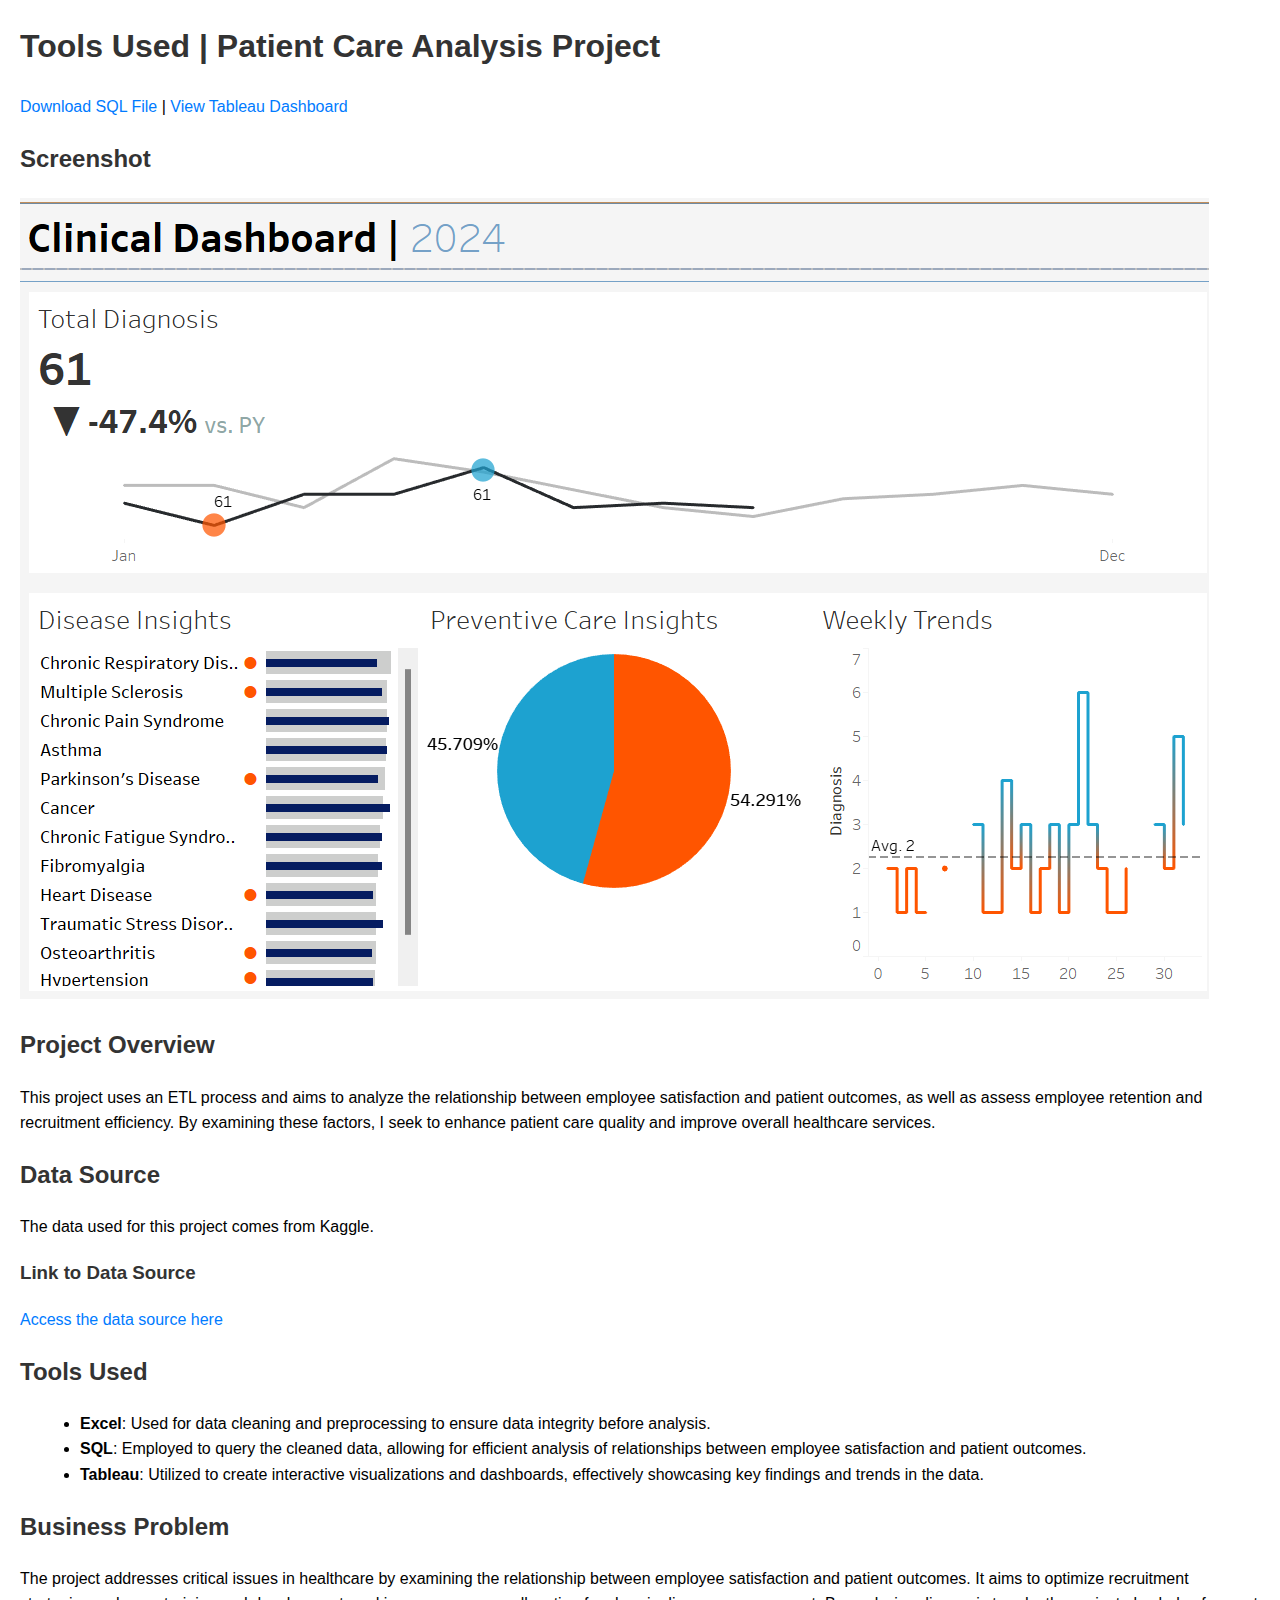
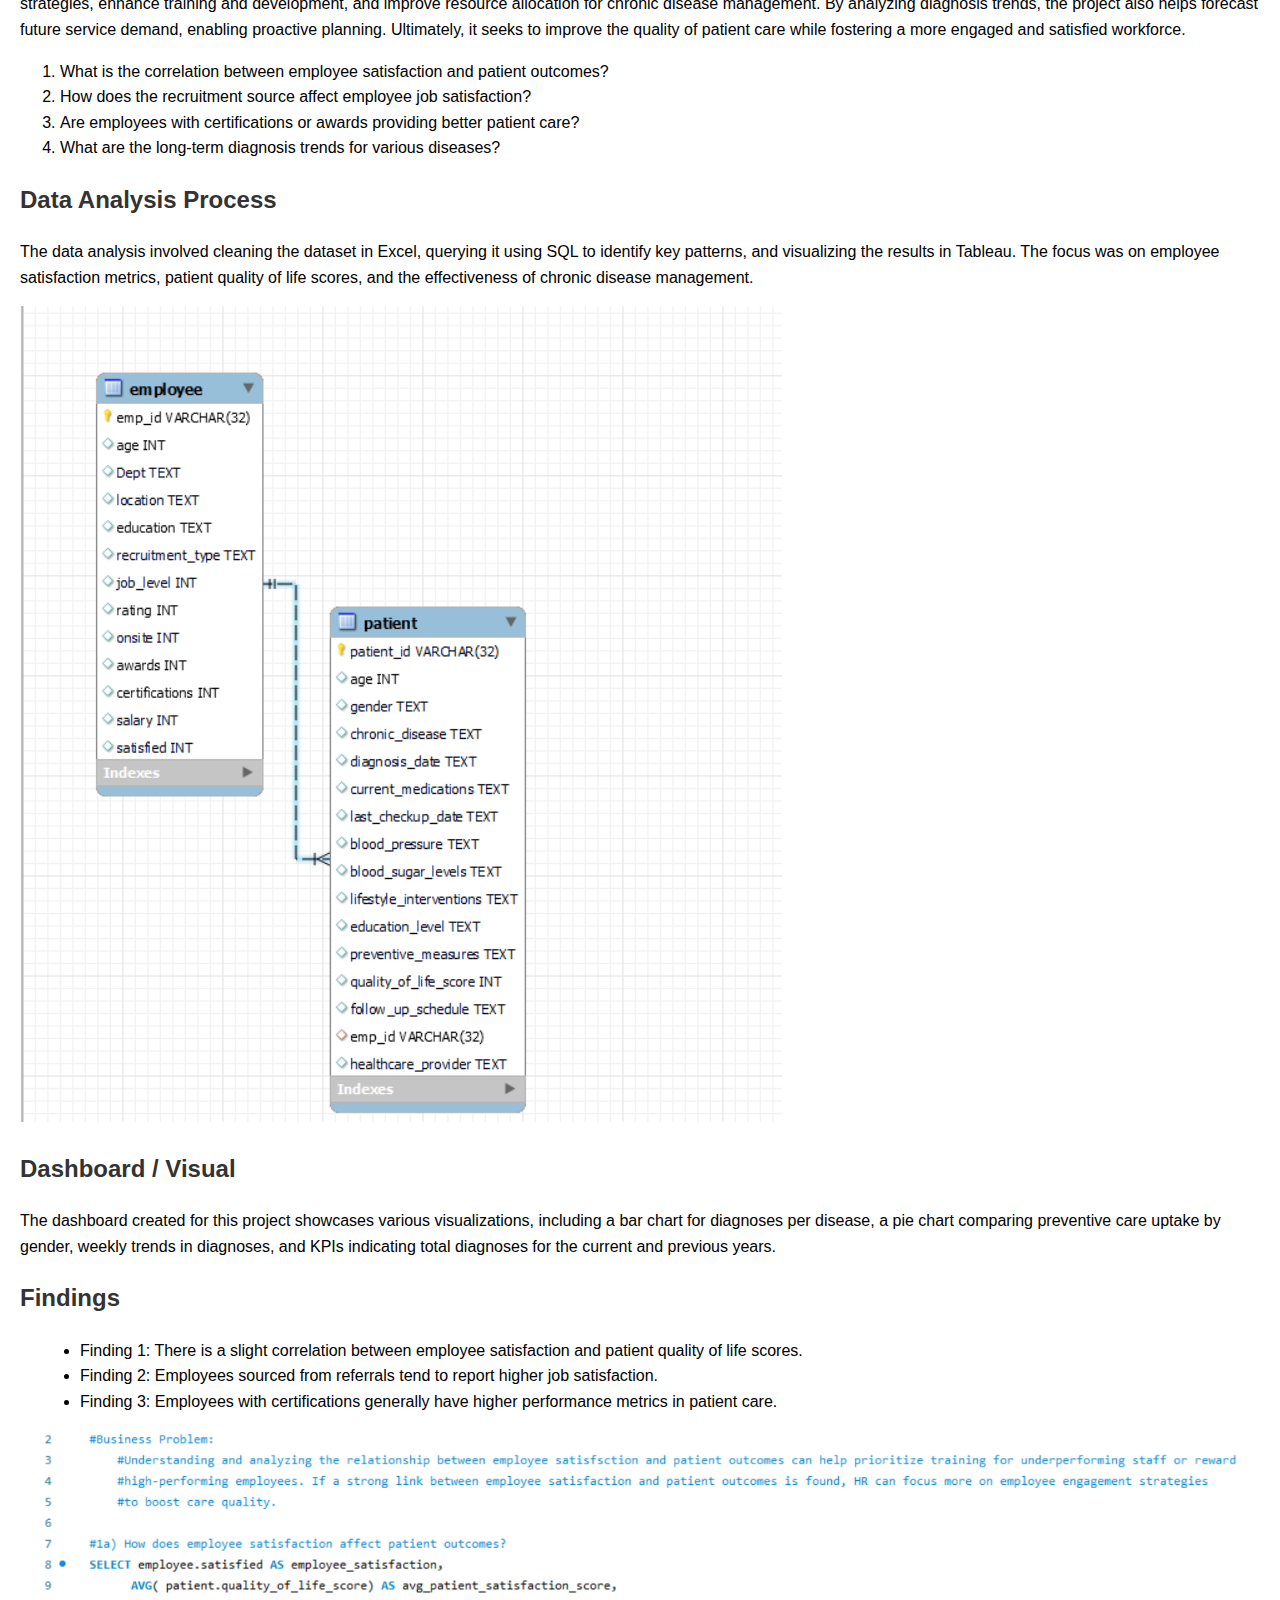
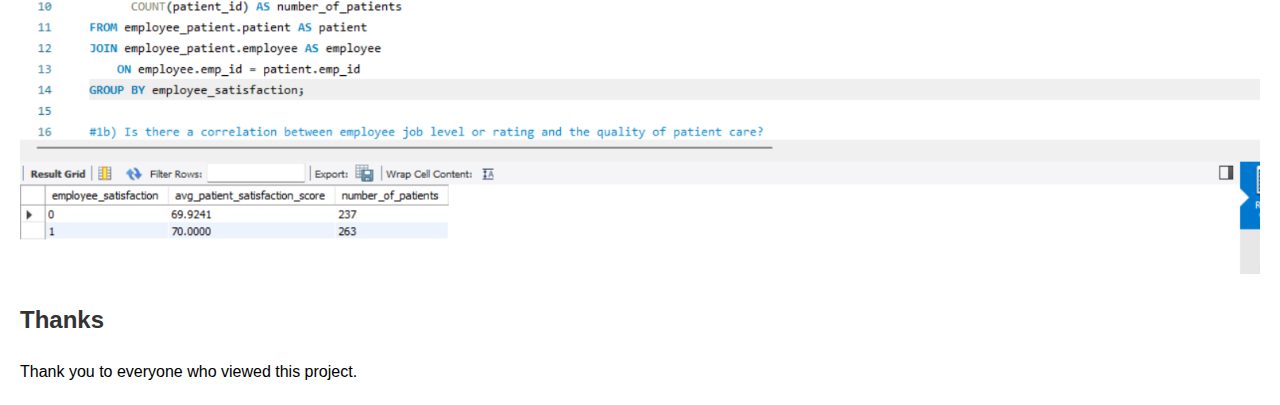
<file: Project1.html>
<!DOCTYPE html>
<html lang="en">
<head>
    <meta charset="UTF-8">
    <meta name="viewport" content="width=device-width, initial-scale=1.0">
    <link rel="icon" href="link-to-favicon.ico" type="image/x-icon">
    <title>Tools Used | Patient Care Analysis Project</title>
    <style>
        body {
            font-family: Arial, sans-serif;
            margin: 20px;
            line-height: 1.6;
        }
        h1, h2, h3 {
            color: #333;
        }
        img {
            max-width: 100%;
            height: auto;
        }
        a {
            color: #007BFF;
            text-decoration: none;
        }
        a:hover {
            text-decoration: underline;
        }
        ul {
            margin-left: 20px;
        }
    </style>
</head>
<body>

    <h1>Tools Used | Patient Care Analysis Project</h1>
    <p>
        <a href="employee_patient_analysis.sql">Download SQL File</a> | 
        <a href="https://public.tableau.com/app/profile/joycelyn.rouse/vizzes">View Tableau Dashboard</a>
    </p>

    <h2>Screenshot</h2>
    <img src="hospital_tableau.png" alt="Screenshot of the project dashboard">

    <h2>Project Overview</h2>
    <p>This project uses an ETL process and aims to analyze the relationship between employee satisfaction and patient outcomes, as well as assess employee retention and recruitment efficiency. By examining these factors, I seek to enhance patient care quality and improve overall healthcare services.</p>

    <h2>Data Source</h2>
    <p>The data used for this project comes from Kaggle.</p>
    
    <h3>Link to Data Source</h3>
    <p><a href="https://www.kaggle.com/datasets/vibhaburman/healthcare-data">Access the data source here</a></p>

    <h2>Tools Used</h2>
    <ul>
        <li><strong>Excel</strong>: Used for data cleaning and preprocessing to ensure data integrity before analysis.</li>
        <li><strong>SQL</strong>: Employed to query the cleaned data, allowing for efficient analysis of relationships between employee satisfaction and patient outcomes.</li>
        <li><strong>Tableau</strong>: Utilized to create interactive visualizations and dashboards, effectively showcasing key findings and trends in the data.</li>
    </ul>

    <h2>Business Problem</h2>
    <p>The project addresses critical issues in healthcare by examining the relationship between employee satisfaction and patient outcomes. It aims to optimize recruitment strategies, enhance training and development, and improve resource allocation for chronic disease management. By analyzing diagnosis trends, the project also helps forecast future service demand, enabling proactive planning. Ultimately, it seeks to improve the quality of patient care while fostering a more engaged and satisfied workforce.</p>
    
    <ol>
        <li>What is the correlation between employee satisfaction and patient outcomes?</li>
        <li>How does the recruitment source affect employee job satisfaction?</li>
        <li>Are employees with certifications or awards providing better patient care?</li>
        <li>What are the long-term diagnosis trends for various diseases?</li>
    </ol>

    <h2>Data Analysis Process</h2>
    <p>The data analysis involved cleaning the dataset in Excel, querying it using SQL to identify key patterns, and visualizing the results in Tableau. The focus was on employee satisfaction metrics, patient quality of life scores, and the effectiveness of chronic disease management.</p>

    <img src="hospital_erd.png" alt="Entity-Relationship Diagram of the project">
    <h2>Dashboard / Visual</h2>
    <p>The dashboard created for this project showcases various visualizations, including a bar chart for diagnoses per disease, a pie chart comparing preventive care uptake by gender, weekly trends in diagnoses, and KPIs indicating total diagnoses for the current and previous years.</p>

    <h2>Findings</h2>
    <ul>
        <li>Finding 1: There is a slight correlation between employee satisfaction and patient quality of life scores.</li>
        <li>Finding 2: Employees sourced from referrals tend to report higher job satisfaction.</li>
        <li>Finding 3: Employees with certifications generally have higher performance metrics in patient care.</li>
    </ul>

    <img src="hospital_sql.png" alt="SQL Queries used in the project">
    <h2>Thanks</h2>
    <p>Thank you to everyone who viewed this project.</p>
</body>
</html>
</file>
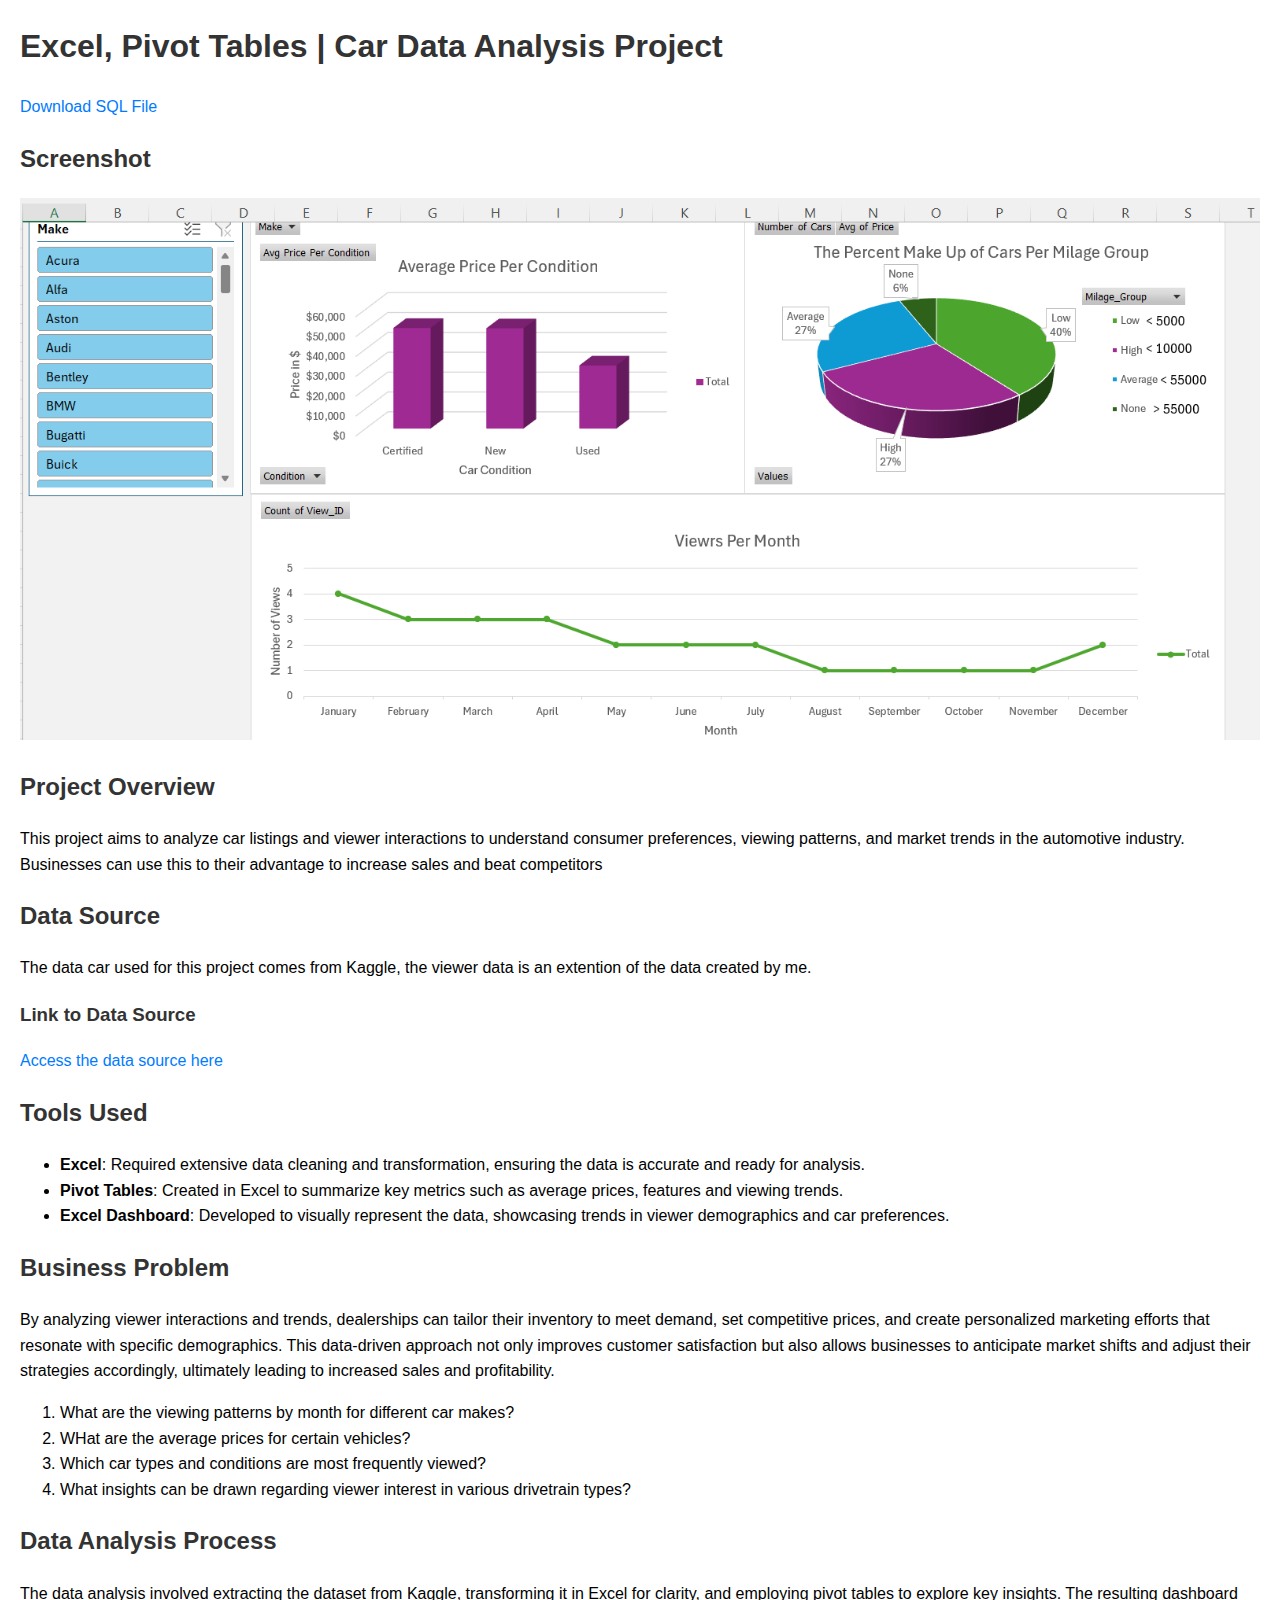
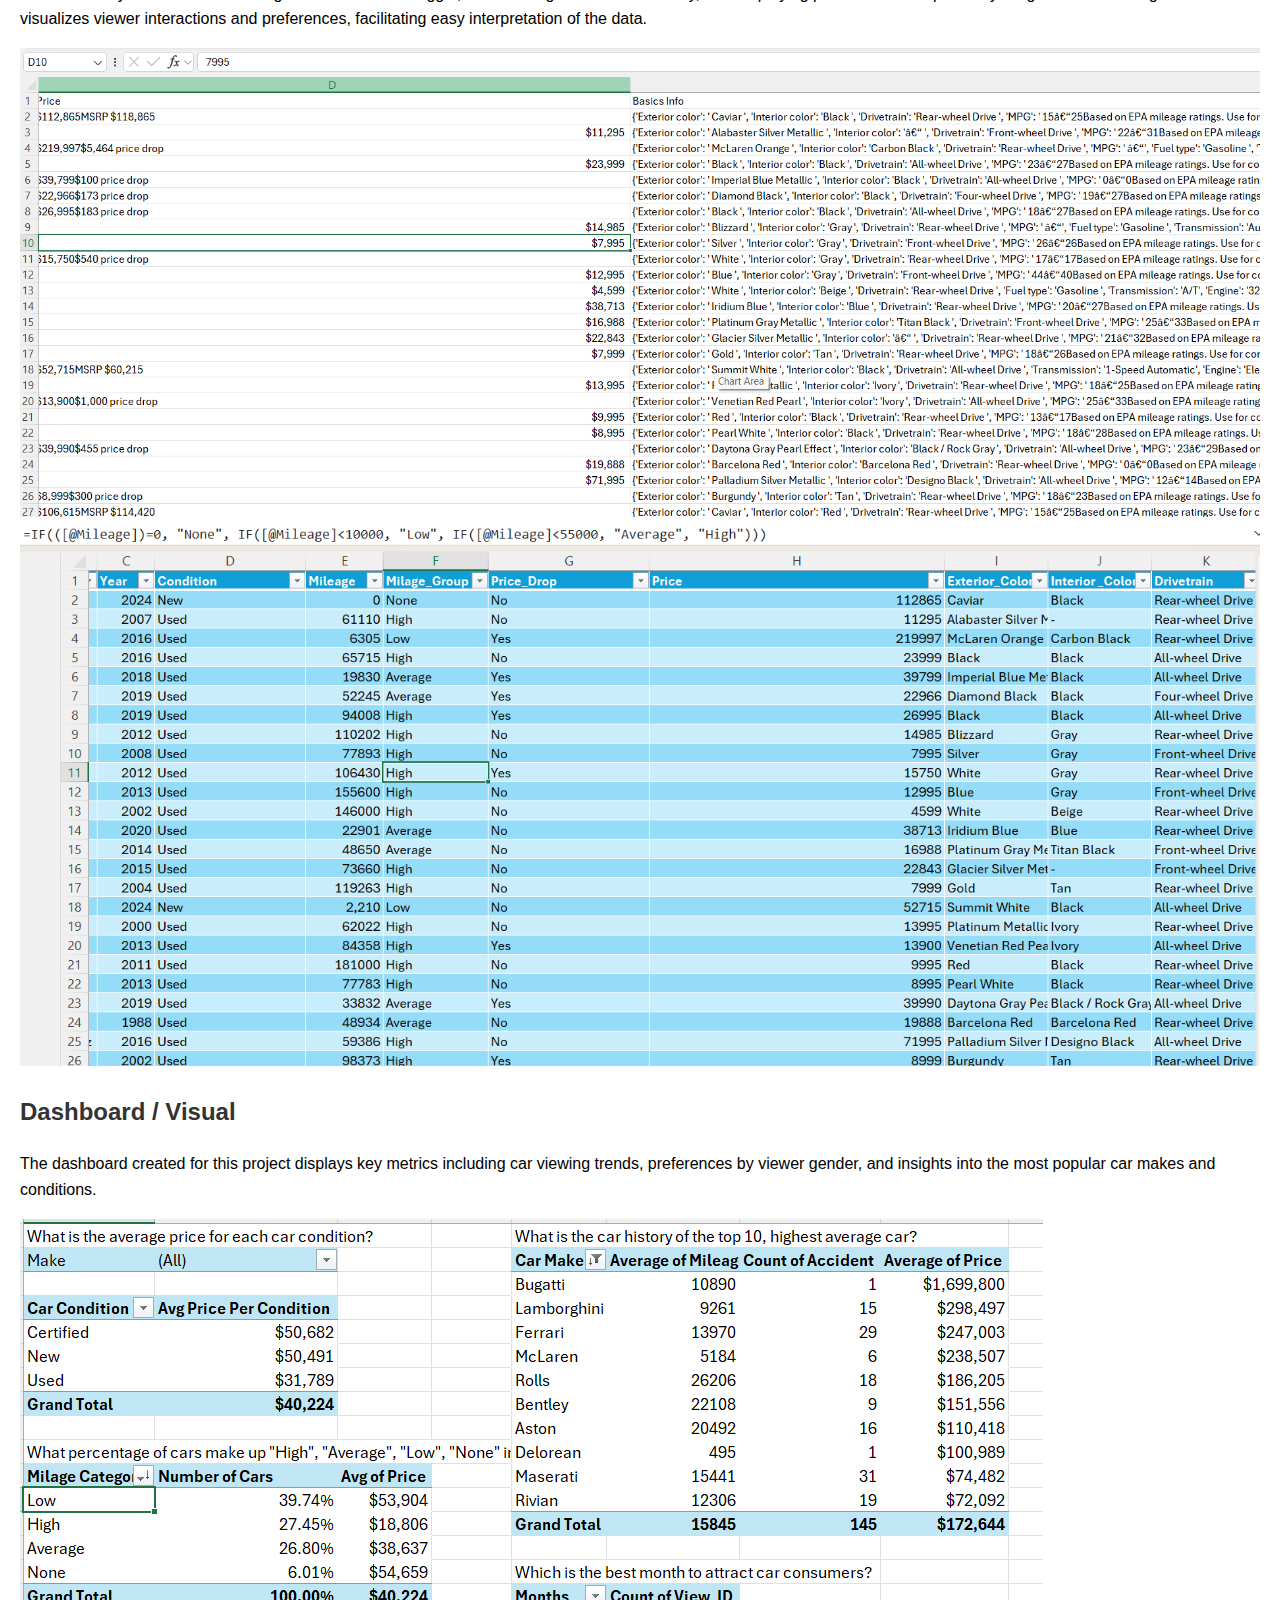
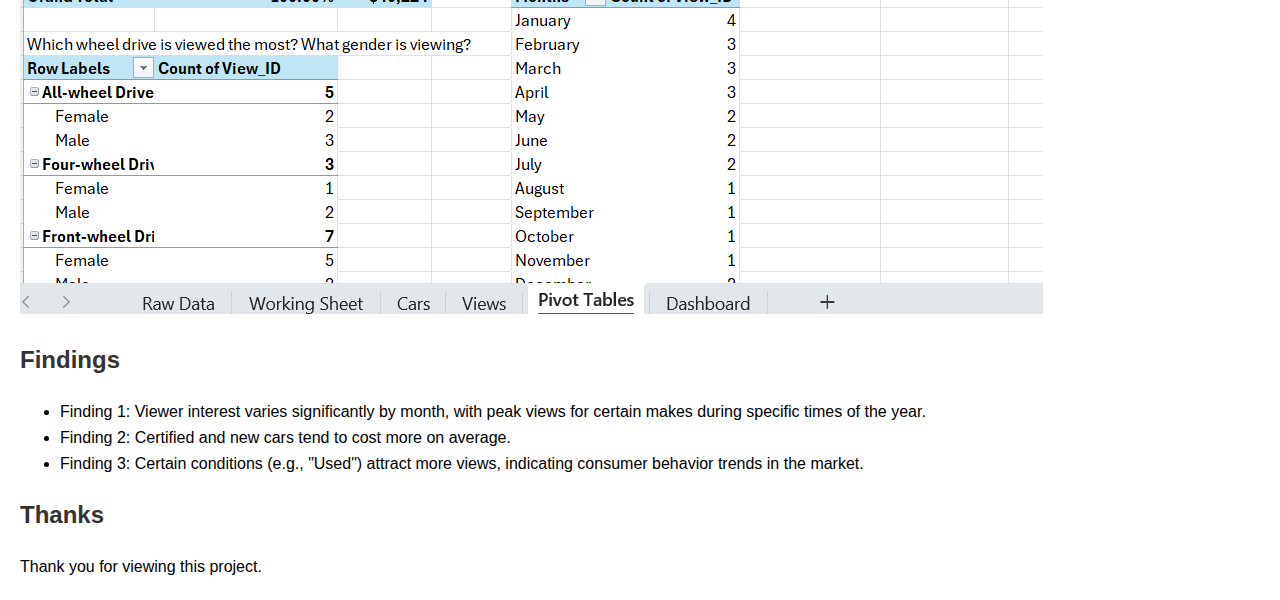
<file: Project2.html>
<!DOCTYPE html>
<html lang="en">
<head>
    <meta charset="UTF-8">
    <meta name="viewport" content="width=device-width, initial-scale=1.0">
    <title>Tools Used | Car Market Exploratory Data Analysis </title>
    <style>
        body {
            font-family: Arial, sans-serif;
            margin: 20px;
            line-height: 1.6;
        }
        h1, h2, h3 {
            color: #333;
        }
        img {
            max-width: 100%;
            height: auto;
        }
        a {
            color: #007BFF;
            text-decoration: none;
        }
        a:hover {
            text-decoration: underline;
        }
    </style>
</head>
<body>

    <h1>Excel, Pivot Tables | Car Data Analysis Project</h1>
    <a href="CarMarket.xlsx">Download SQL File</a>
    <h2>Screenshot</h2>
    <img src="car_dashboard.png" alt="Project Dashboard Screenshot">

    <h2>Project Overview</h2>
    <p>This project aims to analyze car listings and viewer interactions to understand consumer preferences, viewing patterns, and market trends in the automotive industry. Businesses can use this to their advantage to increase sales and beat competitors</p>

    <h2>Data Source</h2>
    <p>The data car used for this project comes from Kaggle, the viewer data is an extention of the data created by me.</p>
    
    <h3>Link to Data Source</h3>
    <p><a href="https://www.kaggle.com/datasets/beridzeg45/usa-car-market?select=cars_for_sale%28uncleaned%29.csv">Access the data source here</a></p>

    <h2>Tools Used</h2>
    <ul>
        <li><strong>Excel</strong>: Required extensive data cleaning and transformation, ensuring the data is accurate and ready for analysis.</li>
        <li><strong>Pivot Tables</strong>: Created in Excel to summarize key metrics such as average prices, features and viewing trends.</li>
        <li><strong>Excel Dashboard</strong>: Developed to visually represent the data, showcasing trends in viewer demographics and car preferences.</li>
    </ul>

    <h2>Business Problem</h2>

    <p> By analyzing viewer interactions and trends, dealerships can tailor their inventory to meet demand, set competitive prices, and create personalized marketing efforts that resonate with specific demographics. This data-driven approach not only improves customer satisfaction but also allows businesses to anticipate market shifts and adjust their strategies accordingly, ultimately leading to increased sales and profitability.</p>
    <ol>
        <li>What are the viewing patterns by month for different car makes?</li>
        <li>WHat are the average prices for certain vehicles?</li>
        <li>Which car types and conditions are most frequently viewed?</li>
        <li>What insights can be drawn regarding viewer interest in various drivetrain types?</li>
    </ol>

    <h2>Data Analysis Process</h2>
    <p>The data analysis involved extracting the dataset from Kaggle, transforming it in Excel for clarity, and employing pivot tables to explore key insights. The resulting dashboard visualizes viewer interactions and preferences, facilitating easy interpretation of the data.</p>
    <img src="car_dirty.png" alt="dirty data">
    <img src="car_clean.png" alt="clean data">
    <h2>Dashboard / Visual</h2>
    <p>The dashboard created for this project displays key metrics including car viewing trends, preferences by viewer gender, and insights into the most popular car makes and conditions.</p>
    <img src="car_pivot.png" alt="clean data">

    <h2>Findings</h2>
    <ul>
        <li>Finding 1: Viewer interest varies significantly by month, with peak views for certain makes during specific times of the year.</li>
        <li>Finding 2: Certified and new cars tend to cost more on average.</li>
        <li>Finding 3: Certain conditions (e.g., "Used") attract more views, indicating consumer behavior trends in the market.</li>
    </ul>

    <h2>Thanks</h2>
    <p>Thank you for viewing this project.</p>

</body>
</html>
</file>
